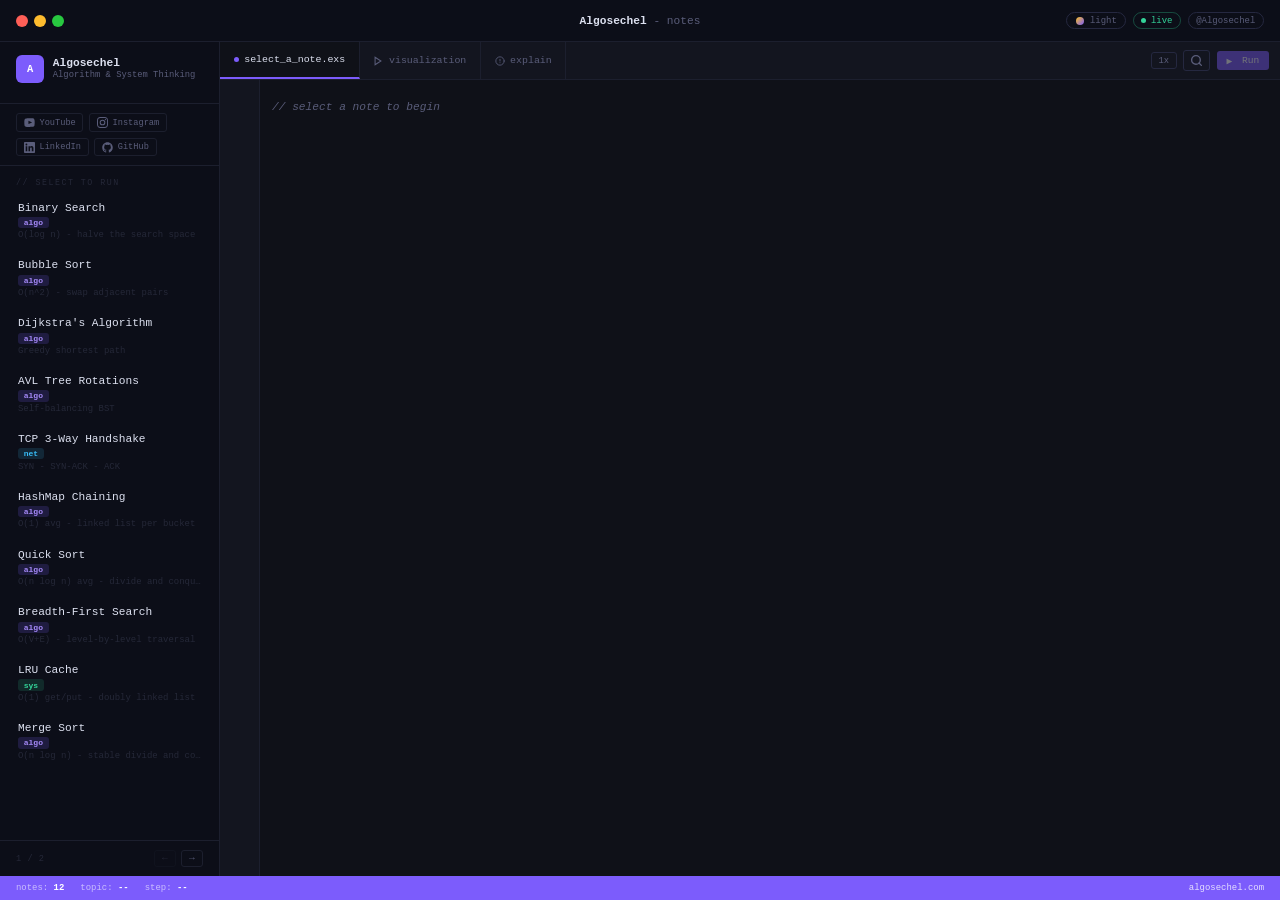
<file: index.html>
<!DOCTYPE html>
<html lang="en">
<head>
<meta charset="UTF-8">
<meta name="viewport" content="width=device-width,initial-scale=1,maximum-scale=1">
<title>Algosechel - Algorithm &amp; System Thinking</title>
<link rel="icon" href="favicon.svg" type="image/svg+xml">
<link rel="stylesheet" href="css/app.css">
</head>
<body>

<div class="tb">
  <button class="menu-btn" onclick="toggleSB()" aria-label="Toggle notes sidebar">
    <svg width="16" height="16" viewBox="0 0 24 24" fill="none" stroke="currentColor" stroke-width="2" stroke-linecap="round"><line x1="3" y1="6" x2="21" y2="6"/><line x1="3" y1="12" x2="21" y2="12"/><line x1="3" y1="18" x2="21" y2="18"/></svg>
  </button>
  <div class="wbtns"><div class="wb r"></div><div class="wb y"></div><div class="wb g"></div></div>
  <div class="tb-mid"><b>Algosechel</b> - notes</div>
  <div class="tb-right">
    <button class="theme-btn" id="themeBtn" onclick="toggleTheme()" type="button" aria-label="Switch theme" title="Switch theme">
      <span class="theme-dot" aria-hidden="true"></span>
      <span id="themeBtnLabel">light</span>
    </button>
    <div class="pill live"><div class="ld"></div>live</div>
    <div class="pill">@Algosechel</div>
  </div>
</div>

<div class="app">
  <div class="ov" id="ov" onclick="toggleSB()"></div>

  <div class="sidebar" id="sb">
    <div class="sb-top">
      <div class="sb-prof">
        <div class="sb-av">A</div>
        <div><div class="sb-name">Algosechel</div><div class="sb-sub">Algorithm &amp; System Thinking</div></div>
      </div>
    </div>
    <div class="sb-socials">
      <a class="sb-social yt" href="https://youtube.com/@Algosechel" target="_blank" rel="noopener noreferrer">
        <svg viewBox="0 0 24 24"><path d="M23 7s-.3-2-1.2-2.8c-1.1-1.2-2.4-1.2-3-1.3C16.1 2.8 12 2.8 12 2.8s-4.1 0-6.8.2c-.6.1-1.9.1-3 1.3C1.3 5 1 7 1 7S.7 9.1.7 11.3v2c0 2.2.3 4.3.3 4.3s.3 2 1.2 2.8c1.1 1.2 2.6 1.1 3.3 1.2C7.5 21.8 12 21.8 12 21.8s4.1 0 6.8-.3c.6-.1 1.9-.1 3-1.3.9-.8 1.2-2.8 1.2-2.8s.3-2.1.3-4.3v-2C23.3 9.1 23 7 23 7zM9.7 15.5v-7.5l8.1 3.8-8.1 3.7z"/></svg>
        YouTube
      </a>
      <a class="sb-social ig" href="https://instagram.com/Algosechel" target="_blank" rel="noopener noreferrer">
        <svg viewBox="0 0 24 24"><path d="M12 2.2c3.2 0 3.6 0 4.9.1 3.3.1 4.8 1.7 4.9 4.9.1 1.3.1 1.6.1 4.8 0 3.2 0 3.6-.1 4.8-.1 3.2-1.7 4.8-4.9 4.9-1.3.1-1.6.1-4.9.1-3.2 0-3.6 0-4.8-.1-3.3-.1-4.8-1.7-4.9-4.9C2.2 15.6 2.2 15.2 2.2 12c0-3.2 0-3.6.1-4.8C2.4 3.9 4 2.3 7.2 2.3 8.4 2.2 8.8 2.2 12 2.2zm0-2.2C8.7 0 8.3 0 7.1.1 2.7.3.3 2.7.1 7.1.1 8.3 0 8.7 0 12c0 3.3 0 3.7.1 4.9.2 4.4 2.6 6.8 7 7C8.3 24 8.7 24 12 24s3.7 0 4.9-.1c4.4-.2 6.8-2.6 7-7 .1-1.2.1-1.6.1-4.9 0-3.3 0-3.7-.1-4.9-.2-4.4-2.6-6.8-7-7C15.7 0 15.3 0 12 0zm0 5.8a6.2 6.2 0 1 0 0 12.4A6.2 6.2 0 0 0 12 5.8zm0 10.2a4 4 0 1 1 0-8 4 4 0 0 1 0 8zm6.4-11.8a1.44 1.44 0 1 0 0 2.88 1.44 1.44 0 0 0 0-2.88z"/></svg>
        Instagram
      </a>
      <!-- <a class="sb-social tt" href="https://tiktok.com/@Algosechel" target="_blank" rel="noopener noreferrer">
        <svg viewBox="0 0 24 24"><path d="M19.6 3.3A4.5 4.5 0 0 1 15.1 0h-3.4v16.3c0 1.5-1.2 2.7-2.7 2.7s-2.7-1.2-2.7-2.7 1.2-2.7 2.7-2.7c.3 0 .5 0 .8.1V10.2c-.3 0-.5-.1-.8-.1C4.9 10.1 2 13 2 16.6s2.9 6.4 6.4 6.4c3.6 0 6.4-2.9 6.4-6.4V8.2c1.4.9 3 1.4 4.7 1.4V6.1a4.5 4.5 0 0 1-1.9-.7V3.3z"/></svg>
        TikTok
      </a> -->
      <a class="sb-social li" href="https://linkedin.com/in/progressorish" target="_blank" rel="noopener noreferrer">
        <svg viewBox="0 0 24 24"><path d="M20.4 20.4h-3.4v-5.3c0-1.3 0-2.9-1.8-2.9s-2 1.4-2 2.8v5.4H9.8V9h3.3v1.5h.1c.5-.9 1.6-1.8 3.3-1.8 3.5 0 4.1 2.3 4.1 5.3v6.4zM5.3 7.4a2 2 0 1 1 0-4 2 2 0 0 1 0 4zm1.7 13H3.7V9h3.4v11.4zM22.2 0H1.8C.8 0 0 .8 0 1.7v20.6C0 23.2.8 24 1.8 24h20.4c1 0 1.8-.8 1.8-1.7V1.7C24 .8 23.2 0 22.2 0z"/></svg>
        LinkedIn
      </a>
      <a class="sb-social gh" href="https://github.com/lilsaintdenzel" target="_blank" rel="noopener noreferrer">
        <svg viewBox="0 0 24 24"><path d="M12 .5C5.65.5.5 5.65.5 12a11.5 11.5 0 0 0 7.86 10.92c.58.1.79-.25.79-.56v-2.16c-3.2.7-3.88-1.36-3.88-1.36-.53-1.34-1.28-1.7-1.28-1.7-1.05-.72.08-.7.08-.7 1.16.08 1.77 1.2 1.77 1.2 1.03 1.75 2.7 1.24 3.36.95.1-.75.4-1.24.72-1.52-2.56-.29-5.24-1.28-5.24-5.68 0-1.25.45-2.27 1.18-3.07-.12-.29-.51-1.45.11-3.02 0 0 .97-.31 3.17 1.17a10.9 10.9 0 0 1 5.78 0c2.2-1.48 3.17-1.17 3.17-1.17.62 1.57.23 2.73.11 3.02.73.8 1.18 1.82 1.18 3.07 0 4.41-2.69 5.39-5.26 5.67.41.35.77 1.03.77 2.09v3.1c0 .31.21.67.8.56A11.5 11.5 0 0 0 23.5 12C23.5 5.65 18.35.5 12 .5z"/></svg>
        GitHub
      </a>
    </div>
    <div class="sb-lbl">// select to run</div>
    <div class="nl" id="nl"></div>
    <div class="pg" id="pg">
      <span class="pg-info" id="pgInfo"></span>
      <div class="pg-btns">
        <button class="pg-btn" id="pgPrev" onclick="changePage(-1)">&#8592;</button>
        <button class="pg-btn" id="pgNext" onclick="changePage(1)">&#8594;</button>
      </div>
    </div>
  </div>

  <div class="main">
    <div class="tabbar">
      <div class="tab on" id="t-code" onclick="goTab('code')">
        <div class="tdot"></div><span class="tab-id" id="codeTabLabel">select_a_note.exs</span>
      </div>
      <div class="tab" id="t-viz" onclick="goTab('viz')">
        <svg width="10" height="10" viewBox="0 0 24 24" fill="none" stroke="currentColor" stroke-width="2.5" stroke-linecap="round"><polygon points="5 3 19 12 5 21 5 3"/></svg>
        <span class="tab-id" id="vizTabLabel">visualization</span>
      </div>
      <div class="tab" id="t-explain" onclick="goTab('explain')">
        <svg width="10" height="10" viewBox="0 0 24 24" fill="none" stroke="currentColor" stroke-width="2" stroke-linecap="round"><circle cx="12" cy="12" r="10"/><line x1="12" y1="8" x2="12" y2="12"/><line x1="12" y1="16" x2="12.01" y2="16"/></svg>
        explain
      </div>
      <div class="tr">
        <button class="spd-btn" id="spdBtn" onclick="toggleSpd()">1x</button>
        <button class="srch-btn" onclick="openSearch()" title="Ctrl+K" aria-label="Open search">
          <svg width="13" height="13" viewBox="0 0 24 24" fill="none" stroke="currentColor" stroke-width="2.5" stroke-linecap="round"><circle cx="11" cy="11" r="8"/><line x1="21" y1="21" x2="16.65" y2="16.65"/></svg>
        </button>
        <button class="run-btn" id="runBtn" onclick="runNow()" disabled>
          &#9654;<span class="rl">&nbsp;Run</span>
        </button>
      </div>
    </div>

    <div class="srch-ov" id="srchOv">
      <div class="srch-bar">
        <svg width="15" height="15" viewBox="0 0 24 24" fill="none" stroke="currentColor" stroke-width="2" stroke-linecap="round"><circle cx="11" cy="11" r="8"/><line x1="21" y1="21" x2="16.65" y2="16.65"/></svg>
        <input id="srchIn" placeholder="search notes, algorithms, use cases...">
        <button class="srch-x" onclick="closeSearch()">&#10005;</button>
      </div>
      <div class="srch-res" id="srchRes"></div>
    </div>

    <div class="panels">
      <div class="panel panel-code" id="p-code">
        <div class="cb">
          <div class="lc" id="lc"></div>
          <div class="ca"><pre id="codeEl"><span class="cm">// select a note to begin</span></pre></div>
        </div>
      </div>

      <div class="panel panel-viz off" id="p-viz">
        <div class="vb" id="vb"><canvas id="canvas"></canvas></div>
        <div class="viz-desc" id="vizDesc">Pick a note and run it to see a brief explanation of what the animation is doing.</div>
      </div>

      <div class="panel panel-explain off" id="p-explain">
        <div class="ep-scroll" id="epScroll"></div>
      </div>
    </div>
  </div>
</div>

<div class="status">
  <div class="st">notes: <b id="stNotes">0</b></div>
  <div class="st">topic: <b id="stTopic">--</b></div>
  <div class="st">step: <b id="stStep">--</b></div>
  <div id="stMsg">algosechel.com</div>
</div>

<div class="mnav">
  <button class="mb" onclick="mNav('notes')">
    <svg viewBox="0 0 24 24"><rect x="3" y="3" width="18" height="18" rx="2"/><line x1="7" y1="8" x2="17" y2="8"/><line x1="7" y1="12" x2="13" y2="12"/></svg>Notes
  </button>
  <button class="mb on" id="mb-code" onclick="mNav('code')">
    <svg viewBox="0 0 24 24"><polyline points="16 18 22 12 16 6"/><polyline points="8 6 2 12 8 18"/></svg>Code
  </button>
  <button class="mb" id="mb-viz" onclick="mNav('viz')">
    <svg viewBox="0 0 24 24"><polygon points="5 3 19 12 5 21 5 3"/></svg>Run
  </button>
  <button class="mb" id="mb-explain" onclick="mNav('explain')">
    <svg viewBox="0 0 24 24"><circle cx="12" cy="12" r="10"/><line x1="12" y1="8" x2="12" y2="12"/><line x1="12" y1="16" x2="12.01" y2="16"/></svg>Explain
  </button>
</div>

<script src="js/app.js" defer></script>
</body>
</html>
</file>
<file: css/app.css>
:root{
  --bg:#090b10;--sb:#0c0e18;--panel:#0f1118;--surface:#13151f;
  --b1:#1c1f2e;--b2:#252840;
  --ac:#7c5cfc;--ac2:#a78bfa;--acg:rgba(124,92,252,.12);
  --gr:#34d399;--am:#fbbf24;--ro:#fb7185;--sk:#38bdf8;
  --tx:#dde1f0;--mu:#5a5d7a;--di:#252838;
  --ov:rgba(0,0,0,.55);--srch-bg:rgba(9,11,16,.97);
  --hover:rgba(255,255,255,.04);--shadow:6px 0 28px rgba(0,0,0,.6);
}
[data-theme="light"]{
  --bg:#f3efe8;--sb:#e9e2d7;--panel:#fcfaf5;--surface:#f4eee3;
  --b1:#d8cfc0;--b2:#bcae98;
  --ac:#6a4cff;--ac2:#5637ef;--acg:rgba(106,76,255,.11);
  --gr:#1f8f69;--am:#b88100;--ro:#d24c6a;--sk:#0c84b7;
  --tx:#1e2430;--mu:#6b6875;--di:#a79b8c;
  --ov:rgba(28,25,18,.18);--srch-bg:rgba(248,244,237,.97);
  --hover:rgba(20,24,34,.045);--shadow:6px 0 28px rgba(72,56,28,.14);
}
*{margin:0;padding:0;box-sizing:border-box;-webkit-tap-highlight-color:transparent}
html,body{height:100%;overflow:hidden;font-family:"Courier New",monospace;background:var(--bg);color:var(--tx)}
body{display:flex;flex-direction:column;height:100%}
html,body,.tb,.sidebar,.tabbar,.panel-code,.panel-viz,.panel-explain,.status,.mnav,.srch-ov{transition:background-color .18s ease,border-color .18s ease,color .18s ease}

.tb{height:42px;background:var(--sb);border-bottom:1px solid var(--b1);display:flex;align-items:center;padding:0 1rem;gap:.5rem;flex-shrink:0;position:relative;z-index:10}
.wbtns{display:flex;gap:6px}
.wb{width:12px;height:12px;border-radius:50%}
.wb.r{background:#ff5f57}.wb.y{background:#febc2e}.wb.g{background:#28c840}
.tb-mid{position:absolute;left:50%;transform:translateX(-50%);font-size:.7rem;color:var(--mu);white-space:nowrap;pointer-events:none}
.tb-mid b{color:var(--tx)}
.tb-right{margin-left:auto;display:flex;gap:.4rem;align-items:center}
.pill{font-size:.56rem;padding:.14rem .48rem;border:1px solid var(--b2);color:var(--mu);border-radius:20px}
.pill.live{color:var(--gr);border-color:rgba(52,211,153,.3);display:flex;align-items:center;gap:.3rem}
.theme-btn{display:flex;align-items:center;gap:.4rem;background:none;border:1px solid var(--b2);color:var(--mu);cursor:pointer;border-radius:20px;padding:.15rem .52rem;font-size:.56rem;font-family:inherit;transition:all .15s}
.theme-btn:hover{border-color:var(--ac);color:var(--ac2);background:var(--acg)}
.theme-dot{width:8px;height:8px;border-radius:50%;background:linear-gradient(135deg,var(--am),var(--ac))}
.ld{width:5px;height:5px;border-radius:50%;background:var(--gr);animation:lp 2s infinite}
@keyframes lp{0%,100%{opacity:1}50%{opacity:.25}}
.menu-btn{display:none;background:none;border:none;color:var(--mu);cursor:pointer;padding:3px;width:28px;height:28px}

.app{display:flex;flex:1;overflow:hidden;position:relative}
.ov{display:none;position:absolute;inset:0;background:var(--ov);z-index:49}
.ov.on{display:block}

.sidebar{width:220px;flex-shrink:0;background:var(--sb);border-right:1px solid var(--b1);display:flex;flex-direction:column;overflow:hidden;z-index:50;transition:transform .22s ease}
.sb-top{padding:.8rem 1rem .65rem;border-bottom:1px solid var(--b1);flex-shrink:0}
.sb-prof{display:flex;align-items:center;gap:.55rem;margin-bottom:.6rem}
.sb-av{width:28px;height:28px;border-radius:6px;background:var(--ac);display:flex;align-items:center;justify-content:center;font-size:.65rem;font-weight:700;color:#fff;flex-shrink:0}
.sb-name{font-size:.7rem;font-weight:700}
.sb-sub{font-size:.55rem;color:var(--mu);margin-top:1px}
.sb-socials{display:flex;gap:.35rem;flex-wrap:wrap;padding:.6rem 1rem .55rem;border-bottom:1px solid var(--b1)}
.sb-social{display:flex;align-items:center;gap:.3rem;font-size:.54rem;color:var(--mu);text-decoration:none;padding:.18rem .42rem;border:1px solid var(--b1);border-radius:3px;transition:all .15s;white-space:nowrap}
.sb-social:hover{color:var(--tx);border-color:var(--b2);background:var(--hover)}
.sb-social.yt:hover{color:#ff4444;border-color:rgba(255,68,68,.35)}
.sb-social.ig:hover{color:#c471ed;border-color:rgba(196,113,237,.35)}
.sb-social.tt:hover{color:#69c9d0;border-color:rgba(105,201,208,.35)}
.sb-social.li:hover{color:#0a66c2;border-color:rgba(10,102,194,.35)}
.sb-social.gh:hover{color:#24292f;border-color:rgba(36,41,47,.35)}
.sb-social svg{width:11px;height:11px;fill:currentColor;flex-shrink:0}
.sb-lbl{padding:.75rem 1rem .3rem;font-size:.52rem;letter-spacing:.18em;text-transform:uppercase;color:var(--di)}
.nl{flex:1;overflow-y:auto;padding-bottom:1rem}
.nl::-webkit-scrollbar{width:2px}
.nl::-webkit-scrollbar-thumb{background:var(--b2)}
.ni{padding:.6rem 1rem;cursor:pointer;border-left:2px solid transparent;transition:all .15s}
.ni:hover{background:var(--acg);border-left-color:rgba(124,92,252,.4)}
.ni.on{background:var(--acg);border-left-color:var(--ac)}
.ni-t{font-size:.7rem;font-weight:500;margin-bottom:.2rem;white-space:nowrap;overflow:hidden;text-overflow:ellipsis}
.ni.on .ni-t{color:var(--ac2)}
.ni-r{display:flex;align-items:center;gap:.35rem}
.tg{font-size:.5rem;padding:.07rem .36rem;border-radius:3px;font-weight:700}
.tg-algo{background:rgba(124,92,252,.18);color:var(--ac2)}
.tg-net{background:rgba(56,189,248,.14);color:var(--sk)}
.tg-sys{background:rgba(52,211,153,.14);color:var(--gr)}
.ni-p{font-size:.56rem;color:var(--di);margin-top:.14rem;white-space:nowrap;overflow:hidden;text-overflow:ellipsis}

.main{flex:1;display:flex;flex-direction:column;overflow:hidden;min-width:0;position:relative}

.tabbar{height:38px;background:var(--surface);border-bottom:1px solid var(--b1);display:flex;align-items:stretch;flex-shrink:0;overflow:hidden;z-index:5}
.tab{display:flex;align-items:center;gap:.35rem;padding:0 .85rem;font-size:.62rem;color:var(--mu);border-right:1px solid var(--b1);white-space:nowrap;cursor:pointer;transition:all .15s;user-select:none}
.tab:hover{color:var(--tx);background:var(--hover)}
.tab.on{color:var(--tx);background:var(--panel);border-bottom:2px solid var(--ac)}
.tdot{width:5px;height:5px;border-radius:50%;background:var(--ac);flex-shrink:0}
.tab-id{overflow:hidden;text-overflow:ellipsis;max-width:130px}
.tr{margin-left:auto;padding:0 .7rem;display:flex;align-items:center;gap:.4rem;flex-shrink:0}
.run-btn{font-size:.6rem;padding:.2rem .6rem;background:var(--ac);color:#fff;border:none;cursor:pointer;border-radius:3px;font-family:inherit;display:flex;align-items:center;gap:.25rem;transition:background .15s}
.run-btn:hover{background:#6d4ce8}
.run-btn:disabled{opacity:.4;cursor:not-allowed}
.spd-btn{font-size:.55rem;padding:.17rem .42rem;background:none;color:var(--mu);border:1px solid var(--b2);cursor:pointer;border-radius:3px;font-family:inherit;transition:all .15s}
.spd-btn:hover,.spd-btn.on{border-color:var(--ac);color:var(--ac2);background:var(--acg)}
.srch-btn{background:none;border:1px solid var(--b2);color:var(--mu);cursor:pointer;border-radius:3px;padding:.18rem .38rem;display:flex;align-items:center;transition:all .15s}
.srch-btn:hover{border-color:var(--ac);color:var(--ac2)}

.srch-ov{display:none;position:absolute;inset:0;z-index:80;background:var(--srch-bg);flex-direction:column}
.srch-ov.on{display:flex}
.srch-bar{display:flex;align-items:center;gap:.7rem;padding:.85rem 1.1rem;border-bottom:1px solid var(--b1);flex-shrink:0}
.srch-bar svg{color:var(--mu);flex-shrink:0}
.srch-bar input{flex:1;background:none;border:none;outline:none;color:var(--tx);font-family:inherit;font-size:.82rem;caret-color:var(--ac2)}
.srch-bar input::placeholder{color:var(--di)}
.srch-x{background:none;border:1px solid var(--b2);color:var(--mu);cursor:pointer;border-radius:3px;font-size:.6rem;padding:.17rem .4rem;font-family:inherit;transition:all .15s}
.srch-x:hover{border-color:var(--ro);color:var(--ro)}
.srch-res{flex:1;overflow-y:auto;padding:.6rem .85rem;display:flex;flex-direction:column;gap:.28rem}
.srch-lbl{padding:.45rem .2rem .2rem;font-size:.52rem;letter-spacing:.18em;text-transform:uppercase;color:var(--di)}
.sri{display:flex;align-items:flex-start;gap:.75rem;padding:.62rem .75rem;background:var(--surface);border:1px solid var(--b1);cursor:pointer;border-radius:3px;transition:border-color .15s}
.sri:hover,.sri.on{border-color:var(--ac);background:var(--acg)}
.sri-ic{width:26px;height:26px;border-radius:5px;background:var(--acg);border:1px solid rgba(124,92,252,.25);display:flex;align-items:center;justify-content:center;font-size:.6rem;color:var(--ac2);font-weight:700;flex-shrink:0;margin-top:1px}
.sri-body{flex:1;min-width:0}
.sri-t{font-size:.7rem;font-weight:500;margin-bottom:.16rem}
.sri-t mark,.sri-s mark{background:rgba(124,92,252,.22);color:var(--ac2);border-radius:2px;padding:0 2px}
.sri-m{display:flex;align-items:center;gap:.38rem;margin-bottom:.16rem}
.sri-cx{font-size:.56rem;color:var(--mu);margin-left:auto}
.sri-s{font-size:.6rem;color:var(--mu);white-space:nowrap;overflow:hidden;text-overflow:ellipsis}
.srch-empty{padding:2rem;text-align:center;font-size:.68rem;color:var(--mu)}

.panels{flex:1;display:flex;overflow:hidden;position:relative}
.panel{flex:1;display:flex;flex-direction:column;overflow:hidden}
.panel.off{display:none}

.panel-code{background:var(--panel)}
.cb{display:flex;flex:1;overflow:hidden}
.lc{width:40px;background:var(--surface);border-right:1px solid var(--b1);padding:.8rem 0;display:flex;flex-direction:column;align-items:flex-end;padding-right:.6rem;overflow:hidden;flex-shrink:0;user-select:none}
.ln{font-size:.57rem;line-height:1.78rem;color:var(--di);min-height:1.78rem;font-variant-numeric:tabular-nums}
.ln.hl{color:var(--ac2)}
.ca{flex:1;overflow:auto;padding:.8rem .9rem .8rem .75rem}
.ca::-webkit-scrollbar{width:3px}
.ca::-webkit-scrollbar-thumb{background:var(--b2)}
pre{font-size:.7rem;line-height:1.78rem;white-space:pre;font-family:inherit}
.kw{color:var(--ac2)}.fn{color:var(--gr)}.op{color:var(--sk)}.cm{color:var(--mu);font-style:italic}
.hl-line{background:rgba(124,92,252,.14);display:block;margin:0 -.75rem;padding:0 .75rem;border-left:2px solid var(--ac)}

.panel-viz{background:var(--bg)}
.vb{flex:1;position:relative;min-height:0}
#canvas{position:absolute;top:0;left:0;width:100%;height:100%;display:block}
.viz-desc{padding:.8rem 1rem .95rem;border-top:1px solid var(--b1);background:var(--surface);font-size:.63rem;line-height:1.6;color:var(--mu);min-height:60px}

.panel-explain{background:var(--panel)}
.ep-scroll{flex:1;overflow-y:auto;padding:1.5rem 1.8rem 2.5rem}
.ep-scroll::-webkit-scrollbar{width:3px}
.ep-scroll::-webkit-scrollbar-thumb{background:var(--b2)}
.ep-h1{font-size:1.45rem;font-weight:700;color:var(--tx);letter-spacing:-.02em;margin-bottom:.3rem;line-height:1.2}
.ep-meta{display:flex;align-items:center;gap:.6rem;margin-bottom:1.4rem;padding-bottom:1rem;border-bottom:1px solid var(--b1)}
.ep-badges{display:flex;flex-wrap:wrap;gap:.32rem;margin-left:auto}
.ep-badge{font-size:.58rem;padding:.15rem .5rem;border-radius:3px;font-weight:500;background:var(--acg);border:1px solid rgba(124,92,252,.3);color:var(--ac2)}
.ep-badge.g{background:rgba(52,211,153,.1);border-color:rgba(52,211,153,.28);color:var(--gr)}
.ep-badge.a{background:rgba(251,191,36,.1);border-color:rgba(251,191,36,.28);color:var(--am)}
.ep-badge.r{background:rgba(251,113,133,.1);border-color:rgba(251,113,133,.28);color:var(--ro)}
.ep-sec{font-size:.5rem;letter-spacing:.2em;text-transform:uppercase;color:var(--di);margin-bottom:.6rem;margin-top:1.5rem}
.ep-sec:first-of-type{margin-top:0}
.ep-desc{font-size:.74rem;color:var(--mu);line-height:1.88;margin-bottom:.5rem}
.ep-desc b{color:var(--tx);font-weight:500}
.ep-hr{height:1px;background:var(--b1);margin:1.2rem 0}
.ep-ucs{display:flex;flex-direction:column;gap:.5rem}
.ep-uc{display:grid;grid-template-columns:14px 1fr;gap:.5rem .7rem;padding:.7rem .85rem;background:var(--surface);border:1px solid var(--b1);border-radius:3px;transition:border-color .15s}
.ep-uc:hover{border-color:var(--b2)}
.ep-uc-arr{color:var(--ac);font-size:.68rem;padding-top:.14rem}
.ep-uc-t{font-size:.68rem;font-weight:500;color:var(--tx);margin-bottom:.16rem}
.ep-uc-b{font-size:.63rem;color:var(--mu);line-height:1.6}

.pg{display:flex;align-items:center;justify-content:space-between;padding:.55rem 1rem;border-top:1px solid var(--b1);flex-shrink:0;background:var(--sb)}
.pg-info{font-size:.54rem;color:var(--di);letter-spacing:.06em}
.pg-btns{display:flex;gap:.3rem}
.pg-btn{background:none;border:1px solid var(--b1);color:var(--mu);cursor:pointer;border-radius:3px;font-size:.6rem;padding:.18rem .45rem;font-family:inherit;transition:all .15s;line-height:1}
.pg-btn:hover:not(:disabled){border-color:var(--ac);color:var(--ac2)}
.pg-btn:disabled{opacity:.3;cursor:not-allowed}
.pg-btn.on{border-color:var(--ac);color:var(--ac2);background:var(--acg)}

.status{height:24px;background:var(--ac);display:flex;align-items:center;padding:0 1rem;gap:1rem;flex-shrink:0;z-index:10}
.st{font-size:.56rem;color:rgba(255,255,255,.6);white-space:nowrap}
.st b{color:#fff}
#stMsg{margin-left:auto;font-size:.56rem;color:rgba(255,255,255,.8);white-space:nowrap;overflow:hidden;text-overflow:ellipsis;min-width:0}

.mnav{display:none;height:54px;background:var(--sb);border-top:1px solid var(--b1);flex-shrink:0;z-index:10}
.mb{flex:1;display:flex;flex-direction:column;align-items:center;justify-content:center;gap:3px;cursor:pointer;font-size:.5rem;color:var(--mu);letter-spacing:.06em;text-transform:uppercase;border:none;background:none;font-family:inherit;transition:color .15s;padding:0}
.mb.on{color:var(--ac2)}
.mb svg{width:16px;height:16px;stroke:currentColor;fill:none;stroke-width:1.5;stroke-linecap:round;stroke-linejoin:round}

.cblink{display:inline-block;width:1.5px;height:.85em;background:var(--ac2);animation:bl 1s step-end infinite;vertical-align:text-bottom}
@keyframes bl{0%,100%{opacity:1}50%{opacity:0}}

@media(max-width:580px){
  .wbtns{display:none}
  .tb-mid{font-size:.6rem}
  .menu-btn{display:flex;align-items:center;justify-content:center}
  .sidebar{position:absolute;top:0;left:0;bottom:0;width:80vw;max-width:280px;transform:translateX(-100%);box-shadow:var(--shadow)}
  .sidebar.open{transform:translateX(0)}
  .status{display:none}
  .mnav{display:flex}
  pre{font-size:.64rem}
  .tab-id{max-width:60px}
  .tab{padding:0 .5rem;font-size:.58rem}
  .tr{padding:0 .4rem;gap:.3rem}
  .run-btn{padding:.18rem .42rem;font-size:.56rem}
  .rl{display:none}
  .spd-btn{padding:.15rem .36rem}
  .pill:not(.live){display:none}
  .theme-btn{padding:.15rem .42rem}
  .viz-desc{padding:.72rem .85rem .82rem;font-size:.6rem;min-height:72px}
  .ep-scroll{padding:1rem 1.1rem 2rem}
  .ep-h1{font-size:1.1rem}
}
@media(max-width:360px){
  .sidebar{width:90vw}
  .tb-mid{display:none}
}
</file>
